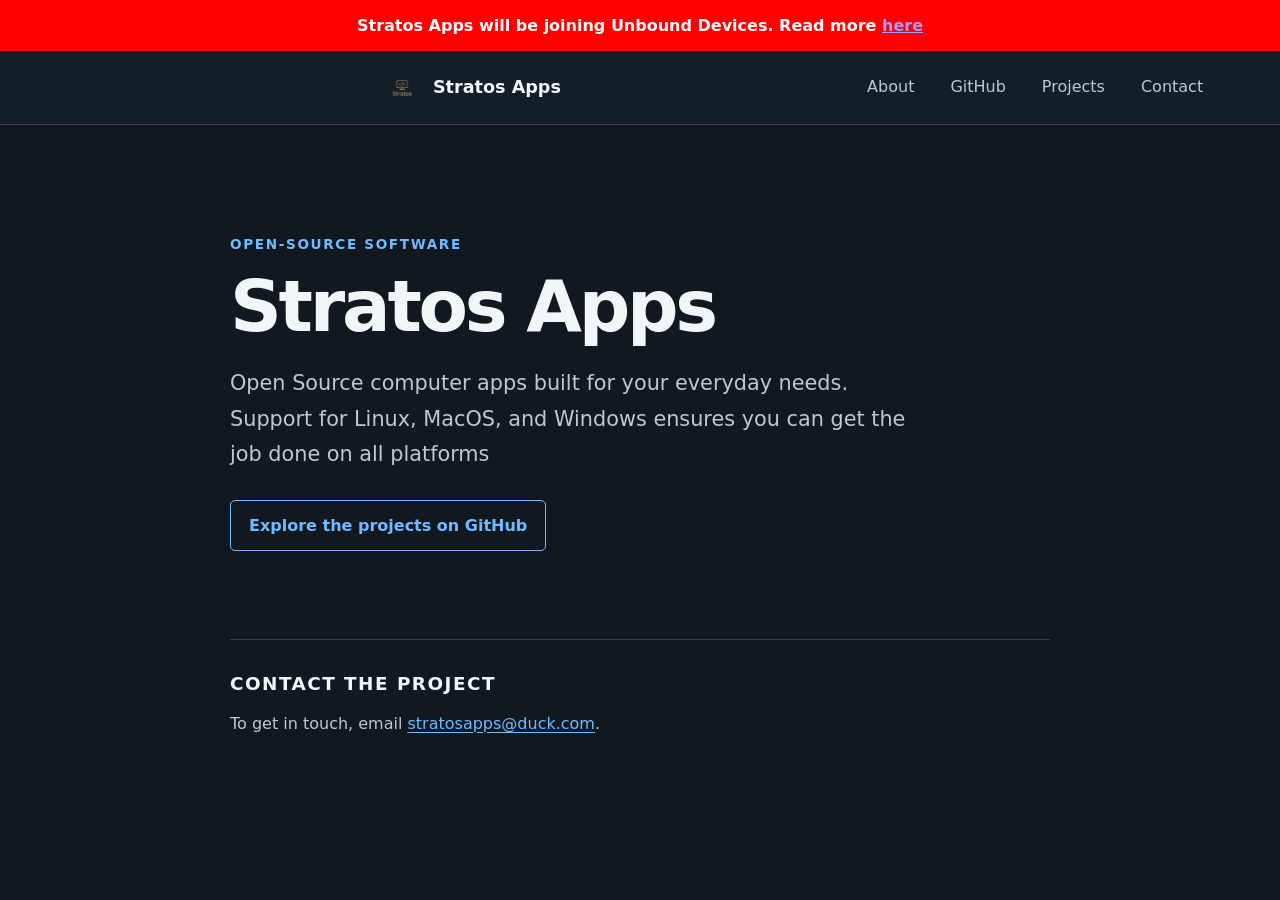
<file: index.html>
<!DOCTYPE html>
<html lang="en">
<head>
    <meta charset="UTF-8">
    <meta name="viewport" content="width=device-width, initial-scale=1">
    <meta name="theme-color" content="#141e27">
    <title>Stratos Apps</title>
    <link rel="icon" type="image/png" href="favicon.png">
    <link rel="stylesheet" href="styles.css">
</head>

<body>
    <div class="banner">Stratos Apps will be joining Unbound Devices. Read more <a href="transition.html">here</div>
    <header class="site-header">
        <a class="brand" href="#home" aria-label="Stratos Apps home">
            <img src="logo.png" alt="">
            <span>Stratos Apps</span>
        </a>

        <nav class="site-nav" aria-label="Main navigation">
            <a href="about.html">About</a>
            <a href="https://github.com/stratos-apps"
               target="_blank"
               rel="noopener noreferrer">GitHub</a>
            <a href="projects.html">Projects</a>
            <a href="contact.html">Contact</a>
        </nav>
    </header>

    <main class="container" id="home">
        <section id="apps">
            <p class="eyebrow">Open-source software</p>
            <h1>Stratos Apps</h1>
            <p class="intro">
               Open Source computer apps built for your everyday needs. Support for Linux, MacOS, and Windows  ensures you can get the job done on all platforms
            </p>
            <a class="button"
               href="https://github.com/stratos-apps"
               target="_blank"
               rel="noopener noreferrer">
                Explore the projects on GitHub
            </a>
        </section>

        <section class="contact" id="contact">
            <h2>Contact the project</h2>
            <p>
                To get in touch, email
                <a href="mailto:stratosapps@duck.com">stratosapps@duck.com</a>.
            </p>
        </section>
    </main>
</body>
</html>
</file>
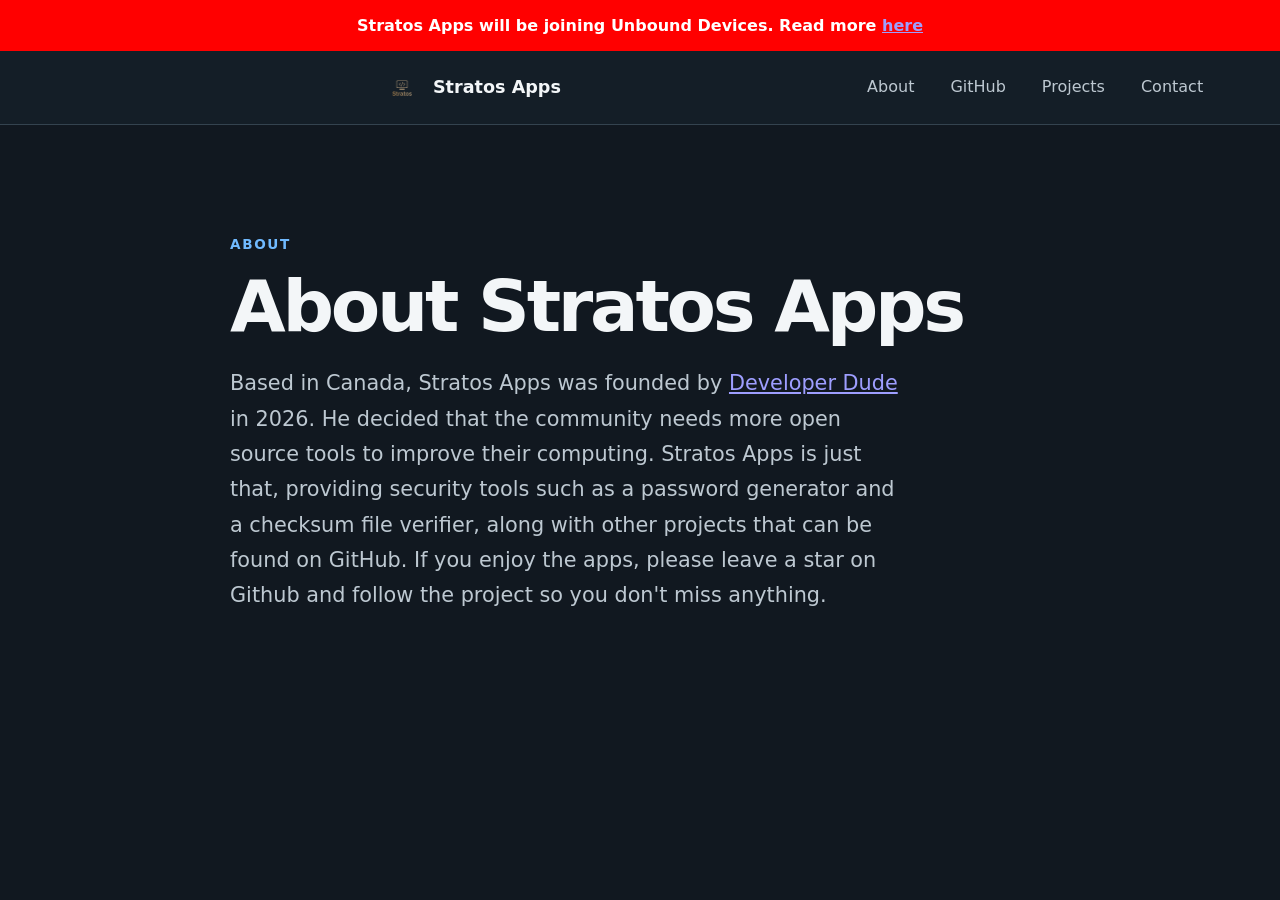
<file: about.html>
<!DOCTYPE html>
<html lang="en">
<head>
    <meta charset="UTF-8">
    <meta name="viewport" content="width=device-width, initial-scale=1">
    <title>About — Stratos Apps</title>
    <link rel="stylesheet" href="styles.css">
</head>
<body>
    <div class="banner">Stratos Apps will be joining Unbound Devices. Read more <a href="transition.html">here</div>
    <header class="site-header">
        <a class="brand" href="index.html">
            <img src="logo.png" alt="">
            <span>Stratos Apps</span>
        </a>
       <nav class="site-nav" aria-label="Main navigation">
            <a href="about.html">About</a>
            <a href="https://github.com/stratos-apps"
               target="_blank"
               rel="noopener noreferrer">GitHub</a>
            <a href="projects.html">Projects</a>
            <a href="contact.html">Contact</a>
        </nav>
    </header>

    <main class="container">
        <p class="eyebrow">About</p>
        <h1>About Stratos Apps</h1>
        <p class="intro">
            Based in Canada, Stratos Apps was founded by <a href="https://github.com/DevDude437">Developer Dude</a> in 2026. He decided that the community needs more open source tools to improve their computing. Stratos Apps is just that, providing security tools such as a password generator and a checksum file verifier, along with other projects that can be found on GitHub. If you enjoy the apps, please leave a star on Github and follow the project so you don't miss anything.
        </p>
    </main>
</body>
</html>
</file>
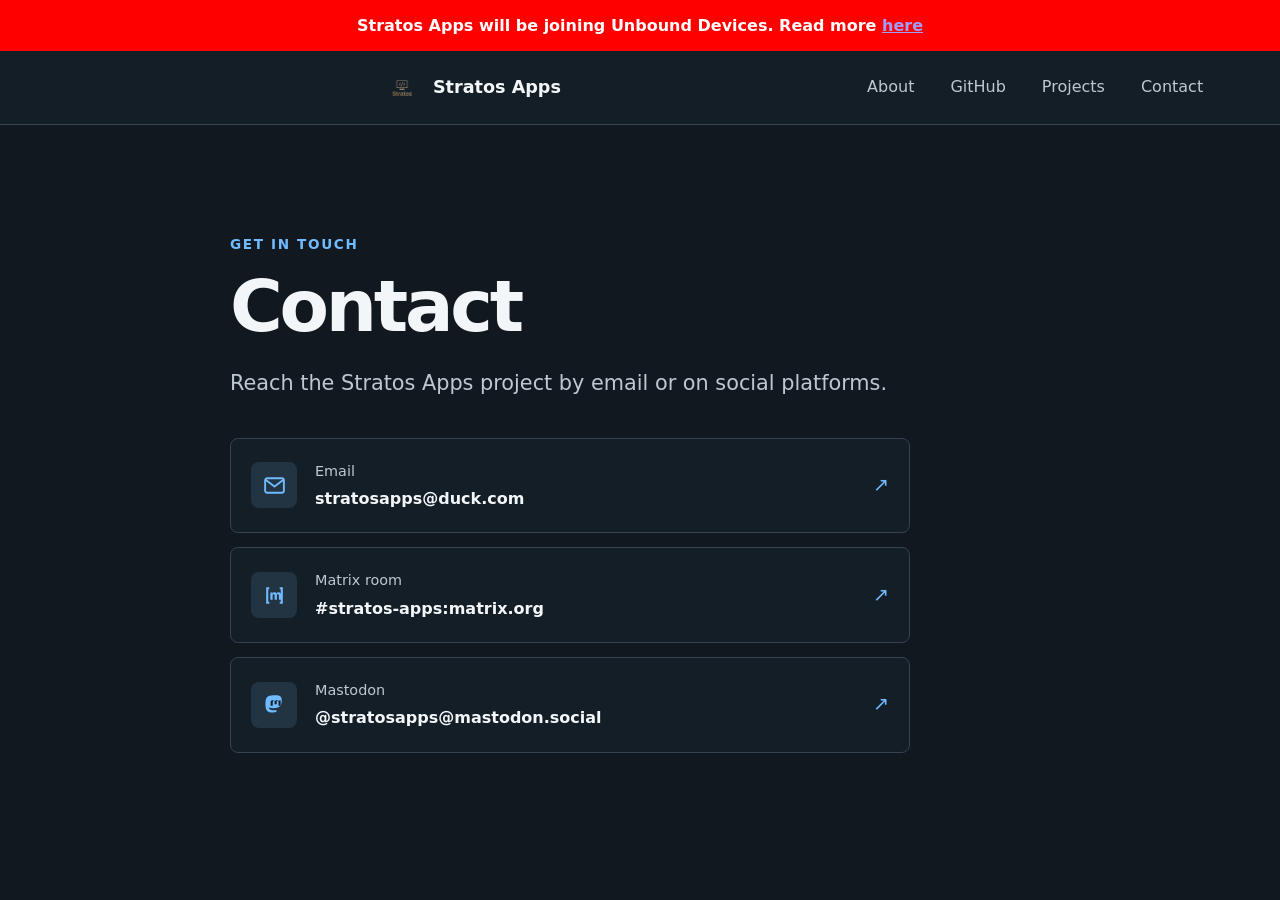
<file: contact.html>
<!DOCTYPE html>
<html lang="en">
<head>
    <meta charset="UTF-8">
    <meta name="viewport" content="width=device-width, initial-scale=1">
    <title>Contact — Stratos Apps</title>
    <link rel="stylesheet" href="styles.css">
</head>

<body>
    <div class="banner">Stratos Apps will be joining Unbound Devices. Read more <a href="transition.html">here</div>
    <header class="site-header">
        <a class="brand" href="index.html">
            <img src="logo.png" alt="">
            <span>Stratos Apps</span>
        </a>

        <nav class="site-nav" aria-label="Main navigation">
            <a href="about.html">About</a>
            <a href="https://github.com/stratos-apps"
               target="_blank"
               rel="noopener noreferrer">GitHub</a>
            <a href="projects.html">Projects</a>
            <a href="contact.html">Contact</a>
        </nav>
    </header>

    <main class="container">
        <p class="eyebrow">Get in touch</p>
        <h1>Contact</h1>
        <p class="intro">Reach the Stratos Apps project by email or on social platforms.</p>

        <div class="contact-list">
            <a class="contact-card" href="mailto:stratosapps@duck.com">
                <span class="contact-icon" aria-hidden="true">
                    <!-- Envelope icon -->
                    <svg viewBox="0 0 24 24" fill="none">
                        <rect x="3" y="5" width="18" height="14" rx="2"
                              stroke="currentColor" stroke-width="1.8"/>
                        <path d="m4 7 8 6 8-6"
                              stroke="currentColor" stroke-width="1.8"
                              stroke-linecap="round" stroke-linejoin="round"/>
                    </svg>
                </span>
                <span class="contact-copy">
                    <span class="contact-label">Email</span>
                    <span class="contact-value">stratosapps@duck.com</span>
                </span>
                <span class="contact-arrow" aria-hidden="true">↗</span>
            </a>

            <a class="contact-card"
               href="https://matrix.to/#/#stratos-apps:matrix.org"
               target="_blank"
               rel="noopener noreferrer">
                <span class="contact-icon" aria-hidden="true">
                    <!-- Matrix icon -->
                    <svg viewBox="0 0 24 24" fill="none">
                        <path d="M4 4h3v2H6v12h1v2H4V4Zm13 0h3v16h-3v-2h1V6h-1V4Z"
                              fill="currentColor"/>
                        <path d="M8 9h2v1.2c.4-.8 1-1.3 2-1.3s1.6.5 1.9 1.3c.4-.8 1.1-1.3 2.1-1.3 1.5 0 2.4 1 2.4 2.7V16h-2.2v-4c0-.8-.3-1.2-.9-1.2s-1 .5-1 1.3V16h-2.2v-4c0-.8-.3-1.2-.9-1.2s-1 .5-1 1.3V16H8V9Z"
                              fill="currentColor"/>
                    </svg>
                </span>
                <span class="contact-copy">
                    <span class="contact-label">Matrix room</span>
                    <span class="contact-value">#stratos-apps:matrix.org</span>
                </span>
                <span class="contact-arrow" aria-hidden="true">↗</span>
            </a>

            <a class="contact-card"
               href="https://mastodon.social/@stratosapps"
               target="_blank"
               rel="noopener noreferrer">
                <span class="contact-icon" aria-hidden="true">
                    <!-- Mastodon icon -->
                    <svg viewBox="0 0 24 24" fill="none">
                        <path d="M12 3c-4.3 0-7.8.5-8.5 5.2-.3 2.1-.3 4.7.1 6.8.6 3.4 3 4.4 6.1 4.7 1.5.1 2.9 0 4.2-.4l-.1-2.1c-1.2.3-2.4.4-3.6.3-1.9-.1-3.4-.6-3.7-2.6 2.3.6 4.7.8 7.1.5 3.4-.4 4.9-2.2 5.3-5.7.1-1.1.1-2.6-.1-3.7C18.1 3.5 16 3 12 3Z"
                              fill="currentColor"/>
                        <path d="M8.3 8.2v5.1h2V9.8c0-.7.3-1.1.9-1.1s.9.4.9 1.1v2h2v-2c0-.7.3-1.1.9-1.1s.9.4.9 1.1v3.5h2V8.2h-2v.7c-.5-.6-1.1-.9-1.9-.9s-1.5.4-1.9 1.1c-.4-.7-1.1-1.1-1.9-1.1-.8 0-1.4.3-1.9.9v-.7h-2Z"
                              fill="var(--header)"/>
                    </svg>
                </span>
                <span class="contact-copy">
                    <span class="contact-label">Mastodon</span>
                    <span class="contact-value">@stratosapps@mastodon.social</span>
                </span>
                <span class="contact-arrow" aria-hidden="true">↗</span>
            </a>
        </div>
    </main>
</body>
</html>
</file>
<file: styles.css>
:root {
    color-scheme: dark;
    --background: #111820;
    --header: #141e27;
    --text: #f3f6f8;
    --muted: #bdc8d1;
    --accent: #70baff;
    --border: #34434f;
}

* {
    box-sizing: border-box;
}

html {
    scroll-behavior: smooth;
}

body {
    margin: 0;
    min-height: 100vh;
    background: var(--background);
    color: var(--text);
    font-family: system-ui, -apple-system, "Segoe UI", sans-serif;
    line-height: 1.7;
}

.site-header {
    min-height: 72px;
    padding: 0 clamp(20px, 6vw, 80px);
    display: flex;
    align-items: center;
    justify-content: space-between;
    gap: 24px;
    background: var(--header);
    border-bottom: 1px solid var(--border);
}

.brand {
    display: inline-flex;
    align-items: center;
    gap: 12px;
    color: var(--text);
    font-size: 1.1rem;
    font-weight: 650;
    text-decoration: none;
    white-space: nowrap;
}

.brand img {
    display: block;
    width: 38px;
    height: 38px;
    object-fit: contain;
}

.site-nav {
    display: flex;
    align-items: center;
    gap: clamp(18px, 3vw, 36px);
}

.site-nav a {
    padding: 22px 0;
    color: var(--muted);
    text-decoration: none;
    border-bottom: 2px solid transparent;
}

.site-nav a:hover,
.site-nav a:focus-visible {
    color: var(--text);
    border-bottom-color: var(--accent);
}

.container {
    width: min(100% - 40px, 820px);
    margin: 0 auto;
    padding: clamp(64px, 12vh, 120px) 0;
}

.eyebrow {
    margin: 0 0 12px;
    color: var(--accent);
    font-size: 0.85rem;
    font-weight: 650;
    letter-spacing: 0.12em;
    text-transform: uppercase;
}

h1 {
    margin: 0 0 20px;
    font-size: clamp(2.5rem, 7vw, 4.5rem);
    line-height: 1.08;
    letter-spacing: -0.045em;
}

.intro {
    max-width: 680px;
    margin: 0 0 28px;
    color: var(--muted);
    font-size: clamp(1.1rem, 2vw, 1.3rem);
}

.button {
    display: inline-block;
    padding: 11px 18px;
    border: 1px solid var(--accent);
    border-radius: 5px;
    color: var(--accent);
    font-weight: 600;
    text-decoration: none;
}

.button:hover,
.button:focus-visible {
    background: var(--accent);
    color: var(--background);
}

.contact {
    margin-top: 88px;
    padding-top: 28px;
    border-top: 1px solid var(--border);
}

h2 {
    margin: 0 0 10px;
    font-size: 1.15rem;
    text-transform: uppercase;
    letter-spacing: 0.08em;
}

.contact p {
    margin: 0;
    color: var(--muted);
}

.contact a {
    color: var(--accent);
    text-underline-offset: 0.2em;
}

a:focus-visible {
    outline: 2px solid var(--accent);
    outline-offset: 4px;
}

@media (max-width: 540px) {
    .site-header {
        align-items: flex-start;
        flex-direction: column;
        gap: 4px;
        padding-top: 14px;
    }

    .site-nav {
        width: 100%;
        gap: 24px;
    }

    .site-nav a {
        padding: 10px 0 14px;
    }

    .container {
        padding-top: 56px;
    }
}
.project-list {
    display: grid;
    grid-template-columns: repeat(auto-fit, minmax(min(100%, 300px), 1fr));
    gap: 22px;
    margin-top: 36px;
}

.project-card {
    overflow: hidden;
    border: 1px solid var(--border);
    border-radius: 8px;
    background: var(--header);
}

.project-image-link {
    display: block;
    overflow: hidden;
    background: #0c1117;
    border-bottom: 1px solid var(--border);
}

.project-image {
    display: block;
    width: 100%;
    aspect-ratio: 1200 / 630;
    object-fit: cover;
    transition: transform 180ms ease;
}

.project-image-link:hover .project-image {
    transform: scale(1.02);
}

.project-info {
    padding: 22px;
}

.project-info h2 {
    margin: 0 0 8px;
    padding: 0;
    border: 0;
    font-size: 1.25rem;
    letter-spacing: 0;
    text-transform: none;
}

.project-info p {
    min-height: 3.4em;
    color: var(--muted);
}

.project-link {
    color: var(--accent);
    text-decoration: none;
}

.project-link:hover {
    text-decoration: underline;
    text-underline-offset: 0.2em;
}

.site-nav a[aria-current="page"] {
    color: var(--text);
    border-bottom-color: var(--accent);
}
.contact-list {
    display: grid;
    gap: 14px;
    max-width: 680px;
    margin-top: 36px;
}

.contact-card {
    display: flex;
    align-items: center;
    gap: 18px;
    padding: 20px;
    border: 1px solid var(--border);
    border-radius: 8px;
    background: var(--header);
    color: var(--text);
    text-decoration: none;
    transition: border-color 160ms ease, background 160ms ease;
}

.contact-card:hover {
    border-color: var(--accent);
    background: #1a2732;
}

.contact-icon {
    display: grid;
    width: 46px;
    height: 46px;
    flex: 0 0 46px;
    place-items: center;
    border-radius: 8px;
    background: #223442;
    color: var(--accent);
}

.contact-icon svg {
    width: 25px;
    height: 25px;
}

.contact-copy {
    display: grid;
    min-width: 0;
    gap: 2px;
}

.contact-label {
    color: var(--muted);
    font-size: 0.9rem;
}

.contact-value {
    overflow-wrap: anywhere;
    font-weight: 600;
}

.contact-arrow {
    margin-left: auto;
    color: var(--accent);
    font-size: 1.2rem;
}

.banner {
    width: 100%;
    padding: 12px;
    background-color: red;
    color: white;
    text-align: center;
    font-weight: bold;
    box-sizing: border-box;
}
</file>
